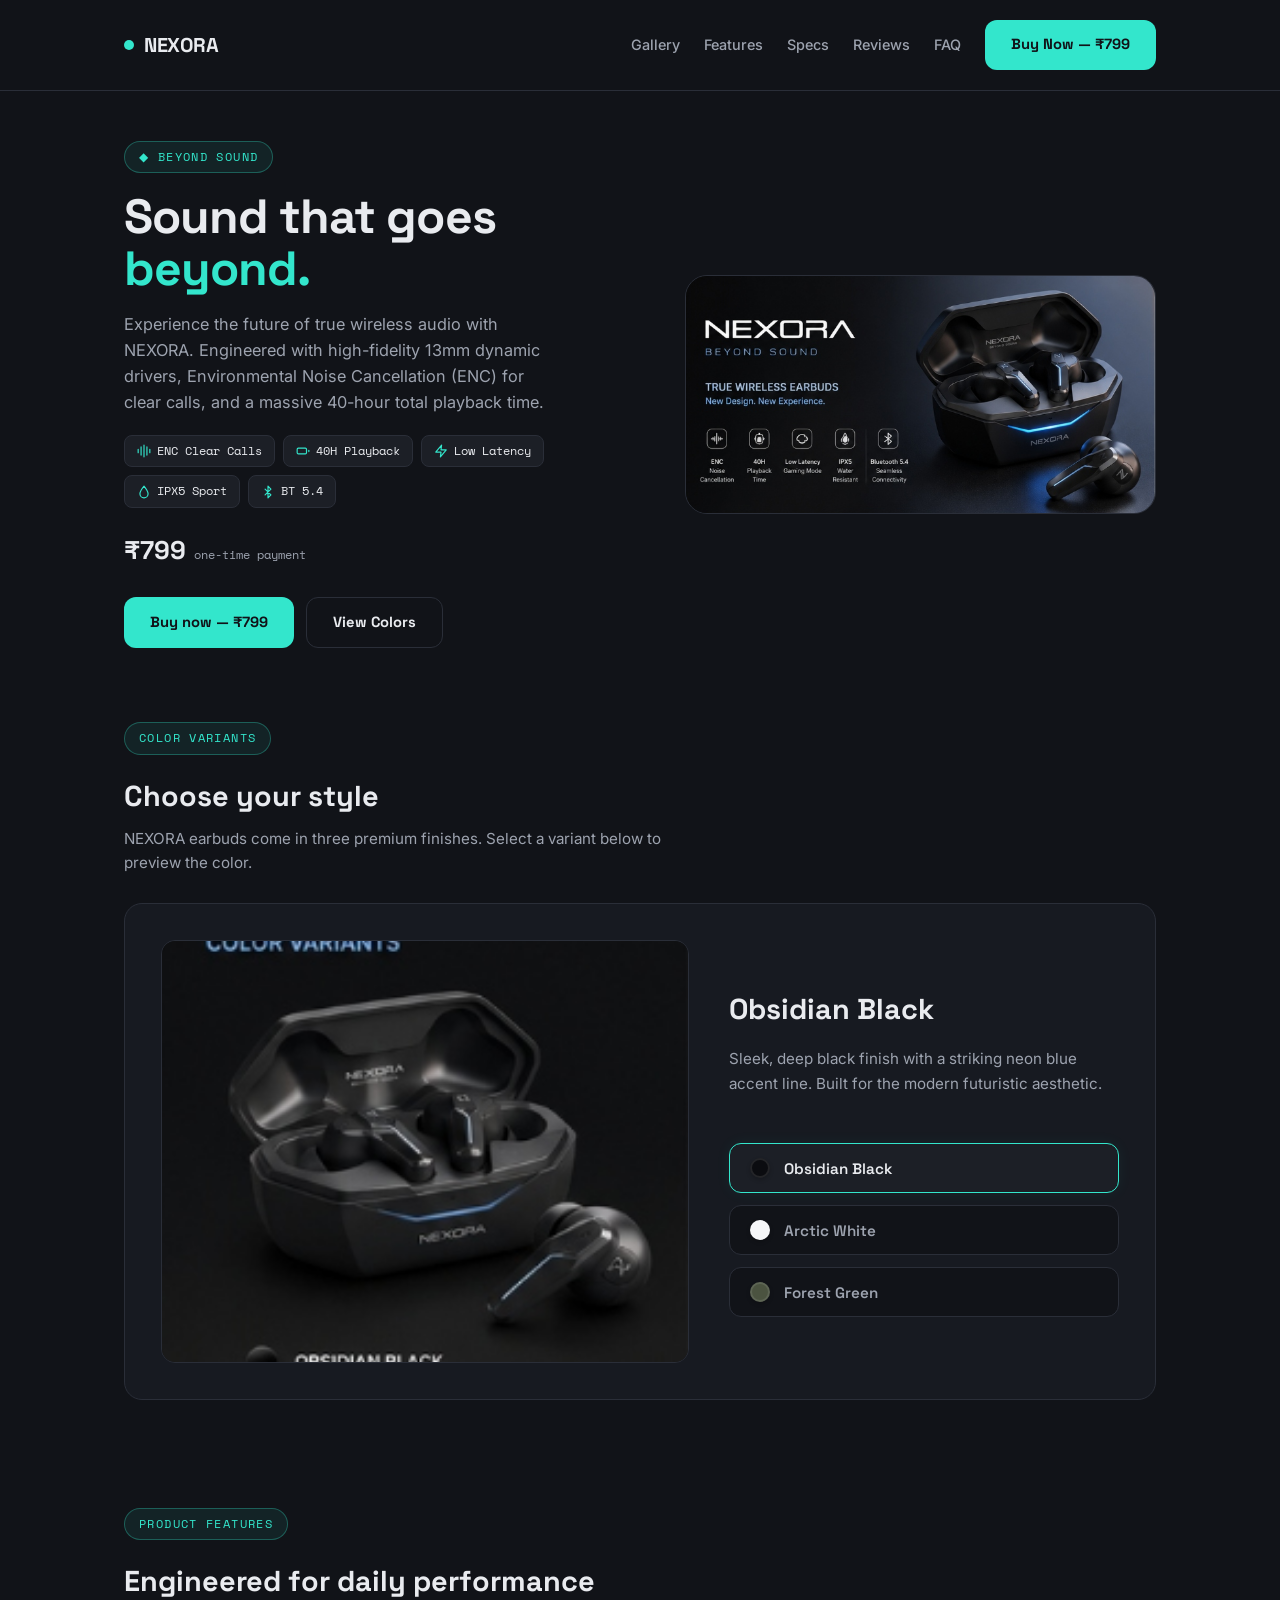
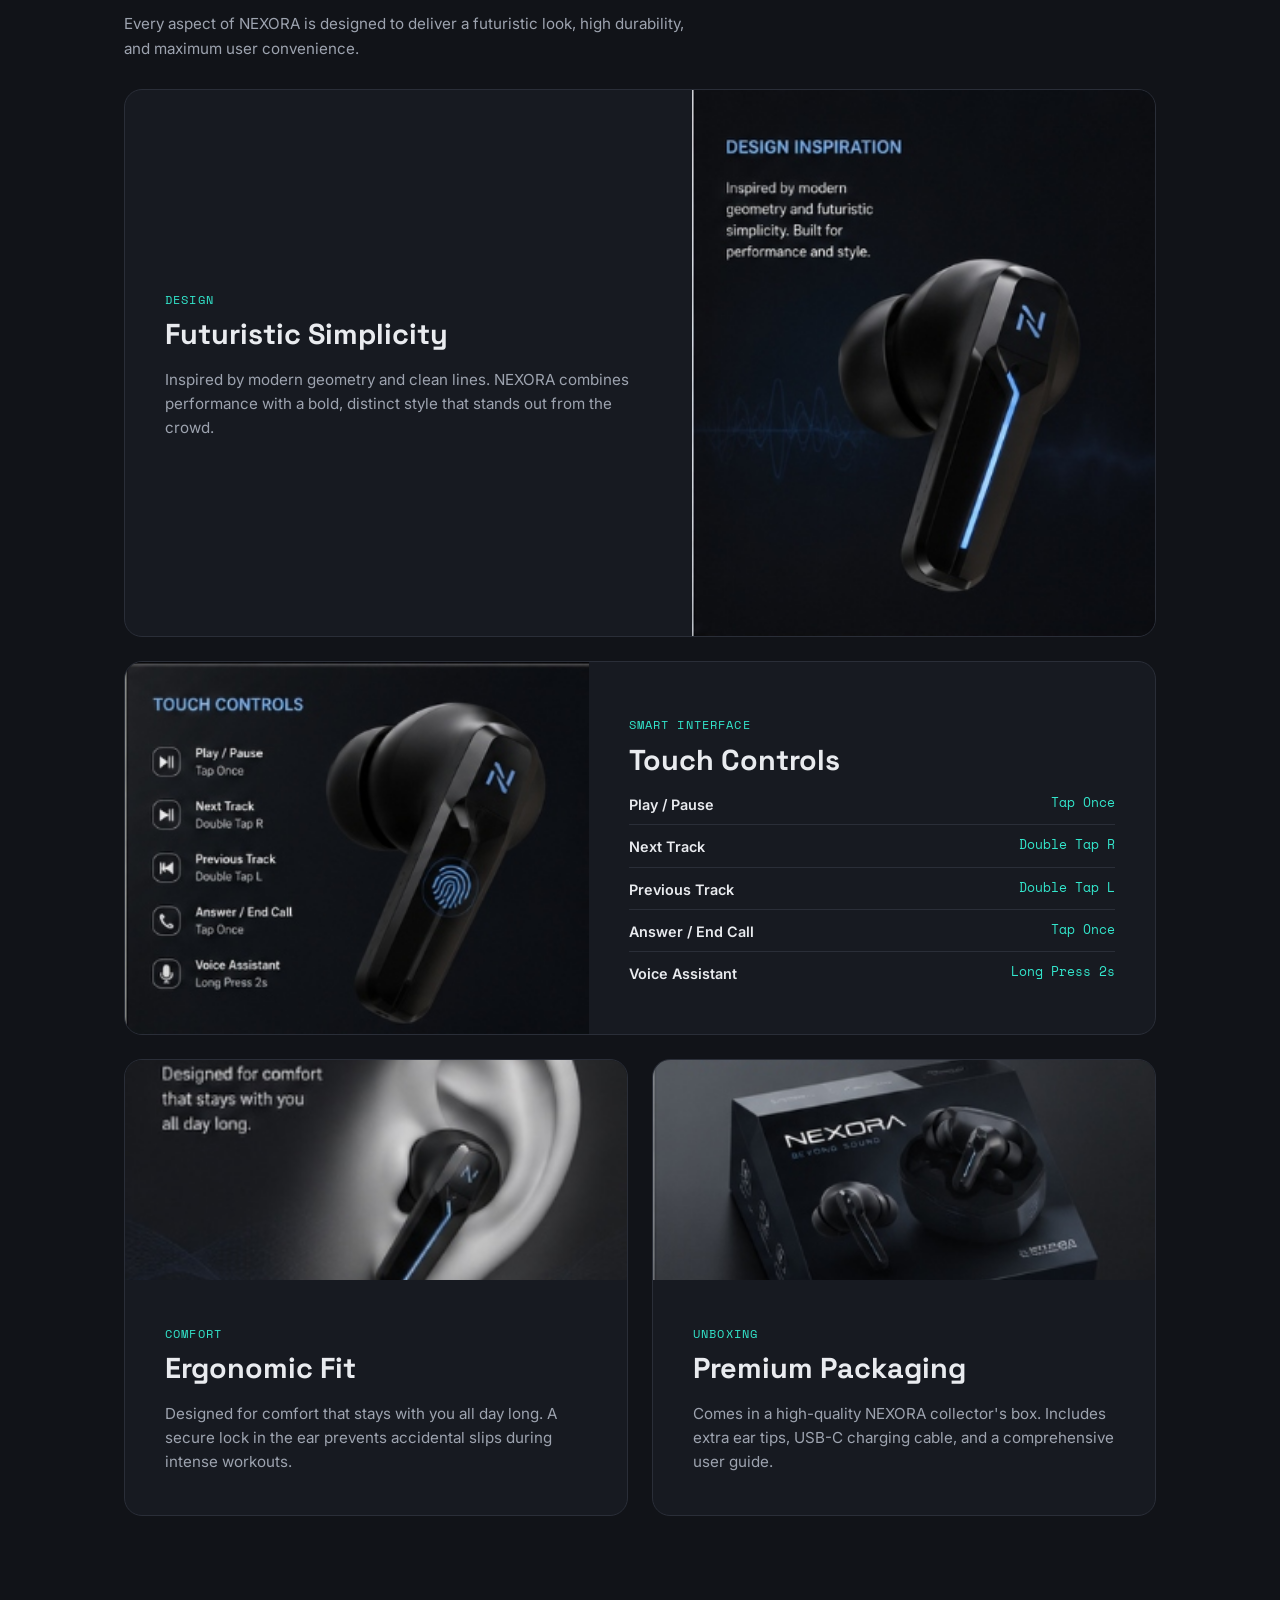
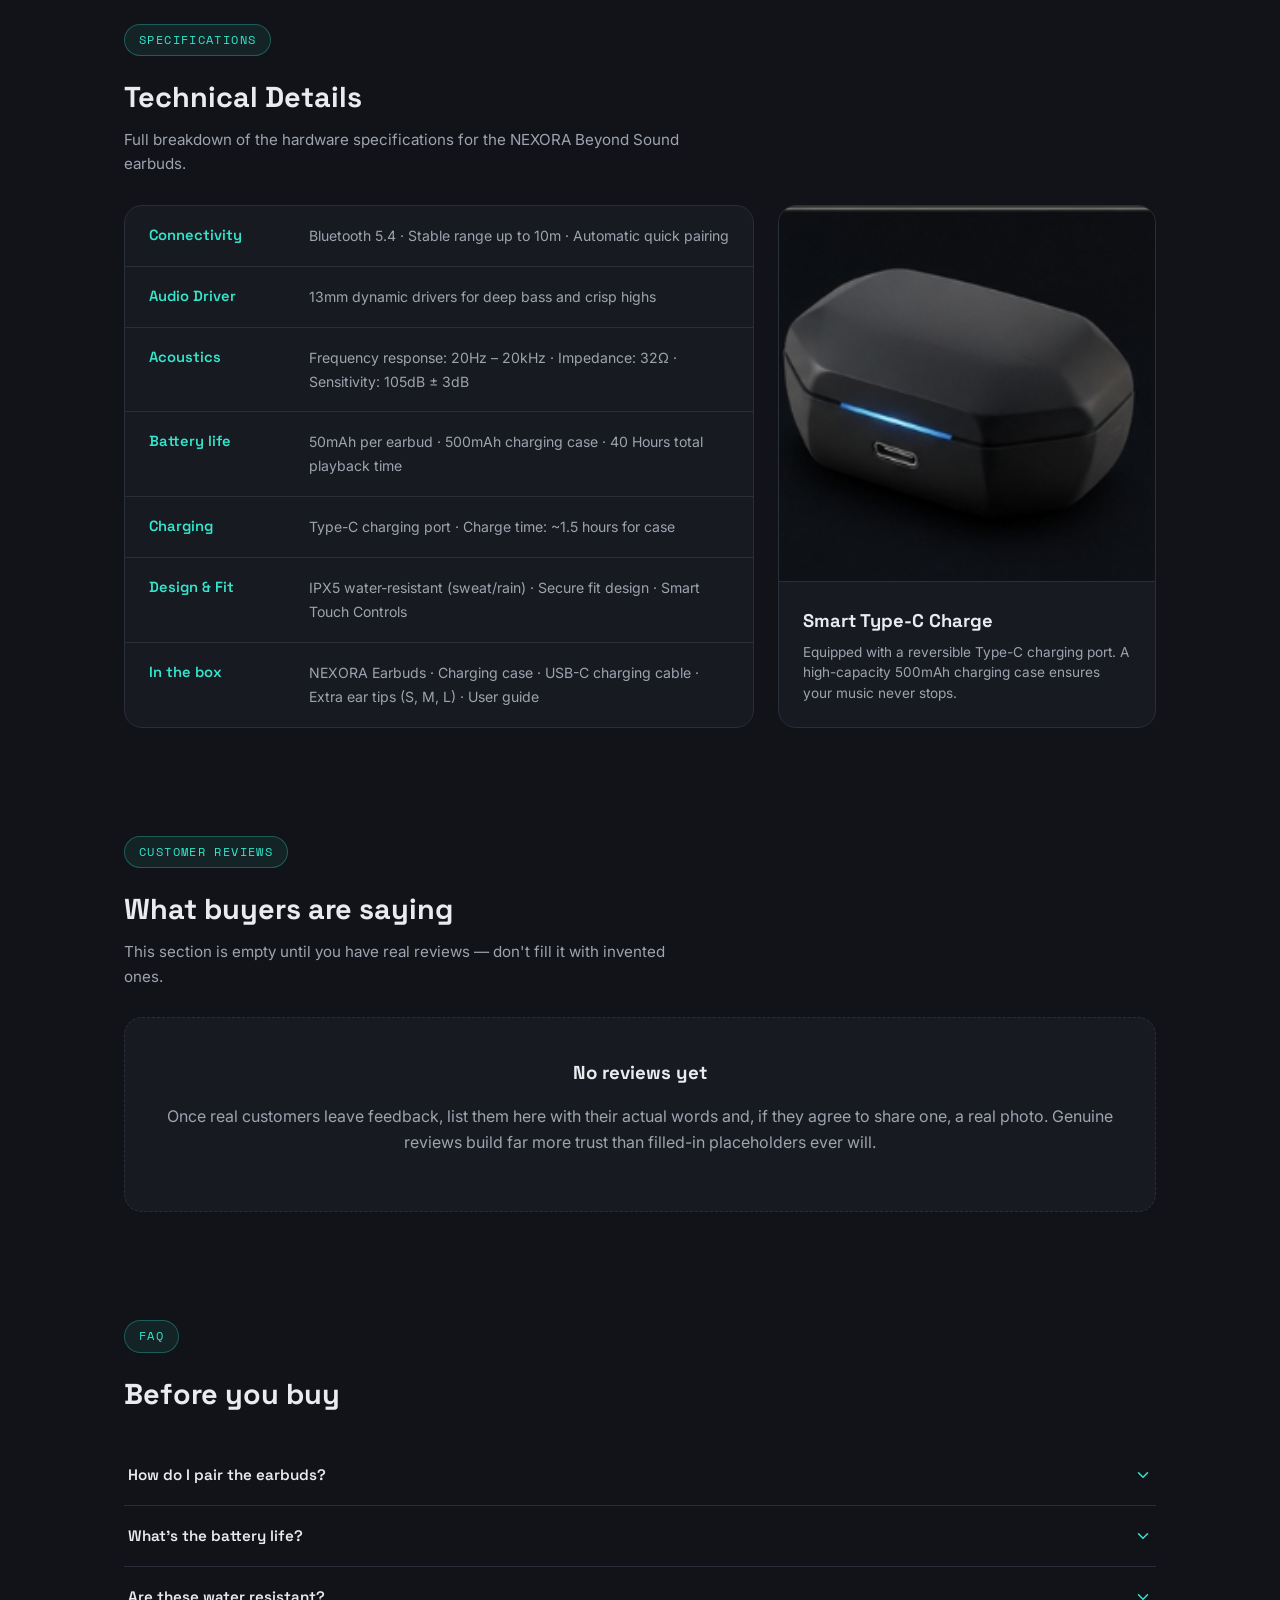
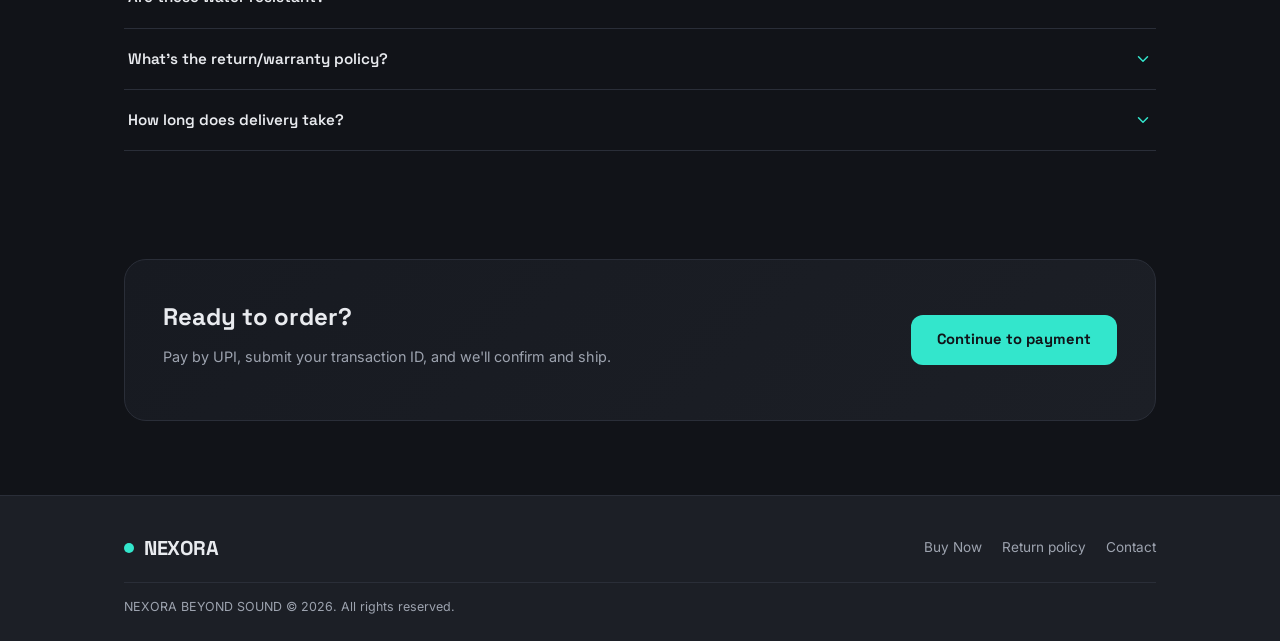
<file: index.html>
<!DOCTYPE html>
<html lang="en">
<head>
<meta charset="UTF-8">
<meta name="viewport" content="width=device-width, initial-scale=1.0">
<title>NEXORA — Beyond Sound Wireless Earbuds</title>
<link rel="preconnect" href="https://fonts.googleapis.com">
<link href="https://fonts.googleapis.com/css2?family=Space+Grotesk:wght@500;600;700&family=Inter:wght@400;500;600;700&family=Space+Mono:wght@400;700&display=swap" rel="stylesheet">
<link rel="stylesheet" href="styles.css">
<style>
  .hero{padding:50px 0 20px;}
  .hero-grid{display:grid;grid-template-columns:1.05fr 0.95fr;gap:40px;align-items:center;}
  .hero h1{font-size:clamp(2.1rem,4.4vw,3rem);line-height:1.08;letter-spacing:-0.02em;}
  .hero h1 span{color:var(--cyan);}
  .hero p.lede{color:var(--text-soft);font-size:1.02rem;max-width:440px;margin-top:16px;}
  .hero-actions{display:flex;gap:12px;margin-top:26px;flex-wrap:wrap;}
  .price-tag{display:inline-flex;align-items:baseline;gap:8px;margin-top:22px;}
  .price-tag .amt{font-family:'Space Grotesk',sans-serif;font-weight:700;font-size:1.6rem;color:var(--text);}
  .price-tag .note{font-family:'Space Mono',monospace;font-size:0.76rem;color:var(--text-soft);}
  .hero-cover{border-radius:22px;overflow:hidden;border:1px solid var(--line);}
  .hero-cover img{width:100%;height:100%;object-fit:cover;}

  section{padding:54px 0;}
  .section-head{max-width:560px;margin-bottom:28px;}
  .section-head h2{font-size:1.8rem;}
  .section-head p{color:var(--text-soft);margin-top:8px;font-size:0.95rem;}

  .gallery-grid{display:grid;grid-template-columns:repeat(3,1fr);gap:16px;}
  .gallery-item{border-radius:14px;overflow:hidden;border:1px solid var(--line);background:var(--card);}
  .gallery-item img{width:100%;aspect-ratio:4/3;object-fit:cover;display:block;}
  .gallery-cap{padding:10px 12px;font-size:0.82rem;color:var(--text-soft);font-weight:500;}

  .specs-grid{display:grid;grid-template-columns:repeat(auto-fit,minmax(220px,1fr));gap:16px;}
  .spec-card{background:var(--card);border:1px solid var(--line);border-radius:var(--radius);padding:20px;}
  .spec-card .num{font-family:'Space Mono',monospace;color:var(--cyan);font-size:0.78rem;}
  .spec-card h3{font-size:1rem;margin-top:6px;margin-bottom:6px;}
  .spec-card p{color:var(--text-soft);font-size:0.87rem;margin:0;}

  .cta-band{
    background:linear-gradient(135deg, var(--card), var(--ink-soft));border:1px solid var(--line);border-radius:22px;padding:38px;
    display:flex;justify-content:space-between;align-items:center;gap:20px;flex-wrap:wrap;
  }
  .cta-band h2{font-size:1.5rem;}
  .cta-band p{color:var(--text-soft);font-size:0.9rem;margin-top:8px;}

  @media (max-width:820px){
    .hero-grid{grid-template-columns:1fr;}
    .gallery-grid{grid-template-columns:repeat(2,1fr);}
  }
  @media (max-width:520px){
    .gallery-grid{grid-template-columns:1fr;}
  }
</style>
</head>
<body>



<svg width="0" height="0" style="position:absolute">
<defs>
  <symbol id="i-earbud" viewBox="0 0 24 24" fill="none" stroke="currentColor" stroke-width="1.8" stroke-linecap="round" stroke-linejoin="round">
    <circle cx="12" cy="9" r="5"/><path d="M12 14v4a2 2 0 0 0 4 0"/>
  </symbol>
  <symbol id="i-check" viewBox="0 0 24 24" fill="none" stroke="currentColor" stroke-width="2.4" stroke-linecap="round" stroke-linejoin="round"><path d="M5 12l5 5L19 8"/></symbol>
  <symbol id="i-enc" viewBox="0 0 24 24" fill="none" stroke="currentColor" stroke-width="2" stroke-linecap="round"><path d="M12 2v20M17 5v14M22 9v6M7 5v14M2 9v6"/></symbol>
  <symbol id="i-battery" viewBox="0 0 24 24" fill="none" stroke="currentColor" stroke-width="2" stroke-linecap="round" stroke-linejoin="round"><rect x="2" y="7" width="16" height="10" rx="2" ry="2"/><path d="M22 11v2"/></symbol>
  <symbol id="i-gamepad" viewBox="0 0 24 24" fill="none" stroke="currentColor" stroke-width="2" stroke-linecap="round" stroke-linejoin="round"><path d="M13 2L3 14h9l-1 8 10-12h-9l1-8z"/></symbol>
  <symbol id="i-water" viewBox="0 0 24 24" fill="none" stroke="currentColor" stroke-width="2" stroke-linejoin="round"><path d="M12 22a7 7 0 0 0 7-7c0-4.3-7-13-7-13S5 10.7 5 15a7 7 0 0 0 7 7z"/></symbol>
  <symbol id="i-bluetooth" viewBox="0 0 24 24" fill="none" stroke="currentColor" stroke-width="2" stroke-linecap="round" stroke-linejoin="round"><path d="M7 7l10 10-5 5V2l5 5L7 17"/></symbol>
</defs>
</svg>

<header>
  <div class="wrap nav-row">
    <div class="logo"><span class="dot"></span>NEXORA</div>
    <nav class="links">
      <a href="#gallery">Gallery</a>
      <a href="#features">Features</a>
      <a href="#specs">Specs</a>
      <a href="#reviews">Reviews</a>
      <a href="#faq">FAQ</a>
      <a href="payment.html" class="btn btn-primary">Buy Now — ₹799</a>
    </nav>
  </div>
</header>

<section class="hero">
  <div class="wrap hero-grid">
    <div>
      <span class="eyebrow">◆ BEYOND SOUND</span>
      <h1>Sound that goes <span>beyond.</span></h1>
      <p class="lede">Experience the future of true wireless audio with NEXORA. Engineered with high-fidelity 13mm dynamic drivers, Environmental Noise Cancellation (ENC) for clear calls, and a massive 40-hour total playback time.</p>
      
      <div class="hero-badges">
        <span class="h-badge"><svg><use href="#i-enc"/></svg> ENC Clear Calls</span>
        <span class="h-badge"><svg><use href="#i-battery"/></svg> 40H Playback</span>
        <span class="h-badge"><svg><use href="#i-gamepad"/></svg> Low Latency</span>
        <span class="h-badge"><svg><use href="#i-water"/></svg> IPX5 Sport</span>
        <span class="h-badge"><svg><use href="#i-bluetooth"/></svg> BT 5.4</span>
      </div>

      <div class="price-tag">
        <span class="amt">₹799</span>
        <span class="note mono">one-time payment</span>
      </div>
      <div class="hero-actions">
        <a href="payment.html" class="btn btn-primary">Buy now — ₹799</a>
        <a href="#gallery" class="btn btn-ghost">View Colors</a>
      </div>
    </div>
    <div class="hero-cover">
      <img src="assets/hero-cover.png" alt="NEXORA True Wireless Earbuds">
    </div>
  </div>
</section>

<div class="wrap">
  <section id="gallery">
    <div class="section-head">
      <span class="eyebrow">Color Variants</span>
      <h2>Choose your style</h2>
      <p>NEXORA earbuds come in three premium finishes. Select a variant below to preview the color.</p>
    </div>
    <div class="color-variants-grid">
      <div class="color-preview-container">
        <img id="variant-image" src="assets/color-black.png" alt="Obsidian Black">
      </div>
      <div class="color-details">
        <h3 id="variant-name">Obsidian Black</h3>
        <p id="variant-desc" class="variant-desc">Sleek, deep black finish with a striking neon blue accent line. Built for the modern futuristic aesthetic.</p>
        
        <div class="color-selector">
          <button class="color-swatch active" style="--swatch-color: #0b0c10;" onclick="changeVariant('black', 'Obsidian Black', 'Sleek, deep black finish with a striking neon blue accent line. Built for the modern futuristic aesthetic.', 'assets/color-black.png', this)">
            <span class="swatch-dot"></span>
            Obsidian Black
          </button>
          <button class="color-swatch" style="--swatch-color: #f5f6f8;" onclick="changeVariant('white', 'Arctic White', 'Clean, minimalist matte white with a bright neon blue indicator. Futuristic simplicity at its finest.', 'assets/color-white.png', this)">
            <span class="swatch-dot"></span>
            Arctic White
          </button>
          <button class="color-swatch" style="--swatch-color: #4b5340;" onclick="changeVariant('green', 'Forest Green', 'Rich, earthy olive green with a cyan-blue light ring. Tactical, rugged, and sophisticated.', 'assets/color-green.png', this)">
            <span class="swatch-dot"></span>
            Forest Green
          </button>
        </div>
      </div>
    </div>
  </section>

  <section id="features">
    <div class="section-head">
      <span class="eyebrow">Product Features</span>
      <h2>Engineered for daily performance</h2>
      <p>Every aspect of NEXORA is designed to deliver a futuristic look, high durability, and maximum user convenience.</p>
    </div>
    
    <div class="features-custom-layout">
      <!-- Row 1: Design Inspiration -->
      <div class="custom-feat-card hover-lift">
        <div class="cf-text">
          <span class="cf-eyebrow">Design</span>
          <h3>Futuristic Simplicity</h3>
          <p>Inspired by modern geometry and clean lines. NEXORA combines performance with a bold, distinct style that stands out from the crowd.</p>
        </div>
        <div class="cf-img">
          <img src="assets/design-inspiration.png" alt="Design Inspiration">
        </div>
      </div>

      <!-- Row 2: Touch Controls -->
      <div class="custom-feat-card hover-lift reverse">
        <div class="cf-text">
          <span class="cf-eyebrow">Smart Interface</span>
          <h3>Touch Controls</h3>
          <ul class="touch-list">
            <li><span class="action">Play / Pause</span> <span class="gesture">Tap Once</span></li>
            <li><span class="action">Next Track</span> <span class="gesture">Double Tap R</span></li>
            <li><span class="action">Previous Track</span> <span class="gesture">Double Tap L</span></li>
            <li><span class="action">Answer / End Call</span> <span class="gesture">Tap Once</span></li>
            <li><span class="action">Voice Assistant</span> <span class="gesture">Long Press 2s</span></li>
          </ul>
        </div>
        <div class="cf-img">
          <img src="assets/touch-controls.png" alt="Touch Controls">
        </div>
      </div>

      <!-- Row 3: Two Columns (Ergonomic Fit & Premium Packaging) -->
      <div class="features-dual-grid">
        <div class="custom-feat-card vertical hover-lift">
          <div class="cf-img height-fixed">
            <img src="assets/ergonomic-fit.png" alt="Ergonomic Fit">
          </div>
          <div class="cf-text">
            <span class="cf-eyebrow">Comfort</span>
            <h3>Ergonomic Fit</h3>
            <p>Designed for comfort that stays with you all day long. A secure lock in the ear prevents accidental slips during intense workouts.</p>
          </div>
        </div>

        <div class="custom-feat-card vertical hover-lift">
          <div class="cf-img height-fixed">
            <img src="assets/premium-packaging.png" alt="Premium Packaging">
          </div>
          <div class="cf-text">
            <span class="cf-eyebrow">Unboxing</span>
            <h3>Premium Packaging</h3>
            <p>Comes in a high-quality NEXORA collector's box. Includes extra ear tips, USB-C charging cable, and a comprehensive user guide.</p>
          </div>
        </div>
      </div>
    </div>
  </section>

  <section id="specs">
    <div class="section-head">
      <span class="eyebrow">Specifications</span>
      <h2>Technical Details</h2>
      <p>Full breakdown of the hardware specifications for the NEXORA Beyond Sound earbuds.</p>
    </div>
    
    <div class="specs-layout-grid">
      <div class="specs-table-container">
        <div class="specs-table">
          <div class="specs-row"><div class="label">Connectivity</div><div class="value">Bluetooth 5.4 · Stable range up to 10m · Automatic quick pairing</div></div>
          <div class="specs-row"><div class="label">Audio Driver</div><div class="value">13mm dynamic drivers for deep bass and crisp highs</div></div>
          <div class="specs-row"><div class="label">Acoustics</div><div class="value">Frequency response: 20Hz – 20kHz · Impedance: 32Ω · Sensitivity: 105dB ± 3dB</div></div>
          <div class="specs-row"><div class="label">Battery life</div><div class="value">50mAh per earbud · 500mAh charging case · 40 Hours total playback time</div></div>
          <div class="specs-row"><div class="label">Charging</div><div class="value">Type-C charging port · Charge time: ~1.5 hours for case</div></div>
          <div class="specs-row"><div class="label">Design &amp; Fit</div><div class="value">IPX5 water-resistant (sweat/rain) · Secure fit design · Smart Touch Controls</div></div>
          <div class="specs-row"><div class="label">In the box</div><div class="value">NEXORA Earbuds · Charging case · USB-C charging cable · Extra ear tips (S, M, L) · User guide</div></div>
        </div>
      </div>
      <div class="specs-visual-card hover-lift">
        <img src="assets/specs-case.png" alt="NEXORA Charging Case USB-C Port">
        <div class="visual-note">
          <h4>Smart Type-C Charge</h4>
          <p>Equipped with a reversible Type-C charging port. A high-capacity 500mAh charging case ensures your music never stops.</p>
        </div>
      </div>
    </div>
  </section>

  <section id="reviews">
    <div class="section-head">
      <span class="eyebrow">Customer reviews</span>
      <h2>What buyers are saying</h2>
      <p>This section is empty until you have real reviews — don't fill it with invented ones.</p>
    </div>
    <div class="reviews-empty">
      <h3>No reviews yet</h3>
      <p>Once real customers leave feedback, list them here with their actual words and, if they agree to share one, a real photo. Genuine reviews build far more trust than filled-in placeholders ever will.</p>
    </div>
  </section>

  <section id="faq">
    <div class="section-head">
      <span class="eyebrow">FAQ</span>
      <h2>Before you buy</h2>
    </div>
    <div id="faqList">
      <div class="faq-item">
        <div class="faq-q">How do I pair the earbuds?<svg fill="none" stroke="currentColor" viewBox="0 0 24 24"><path d="M6 9l6 6 6-6" stroke-width="2" stroke-linecap="round" stroke-linejoin="round"/></svg></div>
        <div class="faq-a">[Real pairing steps — open case, hold button, select from Bluetooth list, etc.]</div>
      </div>
      <div class="faq-item">
        <div class="faq-q">What's the battery life?<svg fill="none" stroke="currentColor" viewBox="0 0 24 24"><path d="M6 9l6 6 6-6" stroke-width="2" stroke-linecap="round" stroke-linejoin="round"/></svg></div>
        <div class="faq-a">[Real playback time per charge and total with the case.]</div>
      </div>
      <div class="faq-item">
        <div class="faq-q">Are these water resistant?<svg fill="none" stroke="currentColor" viewBox="0 0 24 24"><path d="M6 9l6 6 6-6" stroke-width="2" stroke-linecap="round" stroke-linejoin="round"/></svg></div>
        <div class="faq-a">[State your real IPX rating, or say if they're not rated for water exposure.]</div>
      </div>
      <div class="faq-item">
        <div class="faq-q">What's the return/warranty policy?<svg fill="none" stroke="currentColor" viewBox="0 0 24 24"><path d="M6 9l6 6 6-6" stroke-width="2" stroke-linecap="round" stroke-linejoin="round"/></svg></div>
        <div class="faq-a">[State your actual return window and warranty terms clearly.]</div>
      </div>
      <div class="faq-item">
        <div class="faq-q">How long does delivery take?<svg fill="none" stroke="currentColor" viewBox="0 0 24 24"><path d="M6 9l6 6 6-6" stroke-width="2" stroke-linecap="round" stroke-linejoin="round"/></svg></div>
        <div class="faq-a">[Real delivery timeframe based on how you actually ship.]</div>
      </div>
    </div>
  </section>

  <section>
    <div class="cta-band">
      <div>
        <h2>Ready to order?</h2>
        <p>Pay by UPI, submit your transaction ID, and we'll confirm and ship.</p>
      </div>
      <a href="payment.html" class="btn btn-primary">Continue to payment</a>
    </div>
  </section>
</div>

<footer>
  <div class="wrap">
    <div class="foot-row">
      <div class="logo"><span class="dot"></span>NEXORA</div>
      <div class="foot-links">
        <a href="payment.html">Buy Now</a>
        <a href="#">Return policy</a>
        <a href="#">Contact</a>
      </div>
    </div>
    <div class="foot-bottom">NEXORA BEYOND SOUND &copy; 2026. All rights reserved.</div>
  </div>
</footer>

<script>
document.querySelectorAll('.faq-q').forEach(q=>{
  q.addEventListener('click', ()=>{
    q.parentElement.classList.toggle('open');
  });
});

function changeVariant(colorId, colorName, descText, imgSrc, btnElement) {
  const img = document.getElementById('variant-image');
  img.style.opacity = 0;
  
  setTimeout(() => {
    img.src = imgSrc;
    img.alt = colorName;
    img.style.opacity = 1;
  }, 200);

  document.getElementById('variant-name').textContent = colorName;
  document.getElementById('variant-desc').textContent = descText;

  document.querySelectorAll('.color-swatch').forEach(btn => {
    btn.classList.remove('active');
  });
  btnElement.classList.add('active');
}
</script>
</body>
</html>
</file>
<file: styles.css>
:root{
  --ink: #111318;
  --ink-soft: #1C1F26;
  --paper: #F5F6F8;
  --text: #E9EBEF;
  --text-soft: #9DA3AF;
  --cyan: #33E6CC;
  --coral: #FF6B5D;
  --line: #2A2E38;
  --card: #171A21;
  --radius: 18px;
}
*{box-sizing:border-box;}
body{margin:0;background:var(--ink);color:var(--text);font-family:'Inter',sans-serif;line-height:1.6;}
h1,h2,h3,.display{font-family:'Space Grotesk',sans-serif;color:var(--text);margin:0;}
.mono{font-family:'Space Mono',monospace;}
.wrap{max-width:1080px;margin:0 auto;padding:0 24px;}
img,svg{display:block;}
a{color:inherit;text-decoration:none;}

.placeholder-banner{
  background:var(--cyan);color:var(--ink);text-align:center;font-family:'Space Mono',monospace;
  font-size:0.76rem;padding:9px 16px;letter-spacing:0.02em;font-weight:700;
}

header{padding:20px 0;border-bottom:1px solid var(--line);}
.nav-row{display:flex;justify-content:space-between;align-items:center;}
.logo{display:flex;align-items:center;gap:10px;font-family:'Space Grotesk',sans-serif;font-weight:700;font-size:1.25rem;letter-spacing:-0.02em;}
.logo .dot{width:10px;height:10px;border-radius:50%;background:var(--cyan);}
nav.links{display:flex;gap:24px;font-size:0.9rem;font-weight:500;color:var(--text-soft);align-items:center;}
nav.links a:hover{color:var(--text);}

.btn{
  display:inline-flex;align-items:center;gap:8px;border:none;border-radius:12px;padding:13px 26px;
  font-weight:700;font-size:0.92rem;font-family:'Space Grotesk',sans-serif;cursor:pointer;transition:transform .15s;
}
.btn:active{transform:scale(0.97);}
.btn-primary{background:var(--cyan);color:var(--ink);}
.btn-primary:hover{background:#5FEFDB;}
.btn-ghost{background:transparent;border:1.5px solid var(--line);color:var(--text);}
.btn-ghost:hover{border-color:var(--cyan);color:var(--cyan);}

.eyebrow{
  display:inline-flex;align-items:center;gap:8px;font-family:'Space Mono',monospace;font-size:0.72rem;
  letter-spacing:0.12em;text-transform:uppercase;color:var(--cyan);background:rgba(51,230,204,0.08);
  border:1px solid rgba(51,230,204,0.3);padding:6px 14px;border-radius:999px;margin-bottom:18px;
}

/* ---------- HERO BADGES ---------- */
.hero-badges {
  display: flex;
  flex-wrap: wrap;
  gap: 8px;
  margin-top: 20px;
}
.h-badge {
  display: inline-flex;
  align-items: center;
  gap: 6px;
  font-family: 'Space Mono', monospace;
  font-size: 0.72rem;
  color: var(--text);
  background: var(--ink-soft);
  border: 1px solid var(--line);
  padding: 6px 12px;
  border-radius: 8px;
}
.h-badge svg {
  width: 14px;
  height: 14px;
  color: var(--cyan);
}

/* ---------- COLOR VARIANTS ---------- */
.color-variants-grid {
  display: grid;
  grid-template-columns: 1.15fr 0.85fr;
  gap: 40px;
  align-items: center;
  background: var(--card);
  border: 1px solid var(--line);
  border-radius: var(--radius);
  padding: 36px;
}
.color-preview-container {
  border-radius: 14px;
  overflow: hidden;
  border: 1px solid var(--line);
  background: #000;
  display: flex;
  align-items: center;
  justify-content: center;
  aspect-ratio: 1.25 / 1;
}
.color-preview-container img {
  width: 100%;
  height: 100%;
  object-fit: cover;
  transition: opacity 0.2s ease;
}
.color-details h3 {
  font-size: 1.8rem;
  margin-bottom: 12px;
}
.color-details .variant-desc {
  color: var(--text-soft);
  margin-bottom: 24px;
  font-size: 0.95rem;
  line-height: 1.6;
  min-height: 72px;
}
.color-selector {
  display: flex;
  flex-direction: column;
  gap: 12px;
}
.color-swatch {
  display: flex;
  align-items: center;
  gap: 14px;
  background: var(--ink);
  border: 1px solid var(--line);
  border-radius: 12px;
  padding: 14px 20px;
  cursor: pointer;
  font-family: 'Space Grotesk', sans-serif;
  font-size: 0.95rem;
  font-weight: 600;
  color: var(--text-soft);
  text-align: left;
  transition: all 0.2s ease;
}
.color-swatch:hover {
  border-color: var(--cyan);
  color: var(--text);
}
.color-swatch.active {
  border-color: var(--cyan);
  color: var(--text);
  background: var(--ink-soft);
  box-shadow: 0 0 15px rgba(51,230,204,0.06);
}
.swatch-dot {
  width: 20px;
  height: 20px;
  border-radius: 50%;
  background: var(--swatch-color);
  box-shadow: inset 0 0 0 2px rgba(255,255,255,0.1), 0 2px 4px rgba(0,0,0,0.2);
}

/* ---------- CUSTOM FEATURES ---------- */
.features-custom-layout {
  display: flex;
  flex-direction: column;
  gap: 24px;
}
.custom-feat-card {
  display: grid;
  grid-template-columns: 1.1fr 0.9fr;
  background: var(--card);
  border: 1px solid var(--line);
  border-radius: var(--radius);
  overflow: hidden;
  align-items: center;
}
.custom-feat-card.reverse {
  direction: rtl;
}
.custom-feat-card.reverse .cf-text {
  direction: ltr;
}
.custom-feat-card.vertical {
  display: flex;
  flex-direction: column;
  align-items: stretch;
}
.cf-text {
  padding: 40px;
}
.cf-eyebrow {
  font-family: 'Space Mono', monospace;
  font-size: 0.72rem;
  color: var(--cyan);
  text-transform: uppercase;
  letter-spacing: 0.1em;
  margin-bottom: 8px;
  display: inline-block;
}
.cf-text h3 {
  font-size: 1.8rem;
  margin-bottom: 16px;
  line-height: 1.2;
}
.cf-text p {
  color: var(--text-soft);
  font-size: 0.95rem;
  line-height: 1.6;
  margin: 0;
}
.cf-img {
  width: 100%;
  height: 100%;
  overflow: hidden;
  display: flex;
  align-items: center;
  justify-content: center;
  background: #000;
}
.cf-img img {
  width: 100%;
  height: 100%;
  object-fit: cover;
}
.height-fixed {
  height: 220px;
}
.features-dual-grid {
  display: grid;
  grid-template-columns: 1fr 1fr;
  gap: 24px;
}
.touch-list {
  list-style: none;
  padding: 0;
  margin: 0;
  display: flex;
  flex-direction: column;
  gap: 10px;
}
.touch-list li {
  display: flex;
  justify-content: space-between;
  border-bottom: 1px solid var(--line);
  padding-bottom: 8px;
  font-size: 0.9rem;
}
.touch-list li:last-child {
  border-bottom: none;
  padding-bottom: 0;
}
.touch-list .action {
  font-weight: 600;
  color: var(--text);
}
.touch-list .gesture {
  color: var(--cyan);
  font-family: 'Space Mono', monospace;
  font-size: 0.8rem;
}
.hover-lift {
  transition: transform 0.25s ease, border-color 0.25s ease, box-shadow 0.25s ease;
}
.hover-lift:hover {
  transform: translateY(-4px);
  border-color: var(--cyan);
  box-shadow: 0 8px 30px rgba(51, 230, 204, 0.05);
}

/* ---------- SPECS GRID ---------- */
.specs-layout-grid {
  display: grid;
  grid-template-columns: 1.25fr 0.75fr;
  gap: 24px;
  align-items: stretch;
}
.specs-table{background:var(--card);border:1px solid var(--line);border-radius:var(--radius);overflow:hidden;}
.specs-row{display:grid;grid-template-columns:140px 1fr;gap:20px;padding:18px 24px;border-bottom:1px solid var(--line);}
.specs-row:last-child{border-bottom:none;}
.specs-row .label{font-family:'Space Grotesk',sans-serif;font-weight:600;color:var(--cyan);font-size:0.92rem;}
.specs-row .value{color:var(--text-soft);font-size:0.88rem;line-height:1.7;}

.specs-visual-card {
  background: var(--card);
  border: 1px solid var(--line);
  border-radius: var(--radius);
  overflow: hidden;
  display: flex;
  flex-direction: column;
}
.specs-visual-card img {
  width: 100%;
  flex-grow: 1;
  object-fit: cover;
  min-height: 200px;
  background: #000;
}
.specs-visual-card .visual-note {
  padding: 24px;
  border-top: 1px solid var(--line);
}
.specs-visual-card .visual-note h4 {
  font-family: 'Space Grotesk', sans-serif;
  font-size: 1.15rem;
  color: var(--text);
  margin: 0 0 6px 0;
}
.specs-visual-card .visual-note p {
  color: var(--text-soft);
  font-size: 0.85rem;
  line-height: 1.5;
  margin: 0;
}

@media (max-width: 820px) {
  .color-variants-grid {
    grid-template-columns: 1fr;
    gap: 24px;
    padding: 20px;
  }
  .custom-feat-card {
    grid-template-columns: 1fr;
  }
  .custom-feat-card.reverse {
    direction: ltr;
  }
  .features-dual-grid {
    grid-template-columns: 1fr;
  }
  .cf-text {
    padding: 24px;
  }
  .height-fixed {
    height: 180px;
  }
  .specs-layout-grid {
    grid-template-columns: 1fr;
  }
  .specs-row {
    grid-template-columns: 1fr;
    gap: 6px;
    padding: 14px 20px;
  }
}

/* ---------- REVIEWS ---------- */
.reviews-summary{display:flex;align-items:center;gap:20px;background:var(--card);border:1px solid var(--line);border-radius:var(--radius);padding:24px;margin-bottom:20px;flex-wrap:wrap;}
.reviews-summary .big-rating{font-family:'Space Grotesk',sans-serif;font-size:2.4rem;font-weight:700;color:var(--cyan);}
.reviews-summary .stars{color:var(--cyan);letter-spacing:2px;}
.reviews-summary .count{color:var(--text-soft);font-size:0.85rem;}
.reviews-empty{background:var(--card);border:1px dashed var(--line);border-radius:var(--radius);padding:40px;text-align:center;color:var(--text-soft);}
.reviews-empty h3{color:var(--text);margin-bottom:8px;}
.reviews-grid{display:grid;grid-template-columns:repeat(3,1fr);gap:16px;}
.review-card{background:var(--card);border:1px solid var(--line);border-radius:14px;padding:18px;}
.review-card .stars{color:var(--cyan);font-size:0.85rem;letter-spacing:1px;}
.review-card h4{font-size:0.94rem;margin-top:8px;}
.review-card p{color:var(--text-soft);font-size:0.85rem;margin-top:6px;}
.review-card .who{font-size:0.78rem;color:var(--text-soft);margin-top:10px;font-family:'Space Mono',monospace;}

/* ---------- FAQ ---------- */
.faq-item{border-bottom:1px solid var(--line);padding:18px 4px;}
.faq-q{display:flex;justify-content:space-between;align-items:center;cursor:pointer;font-weight:600;font-size:0.95rem;font-family:'Space Grotesk',sans-serif;}
.faq-q svg{width:18px;height:18px;transition:transform .2s;flex:none;color:var(--cyan);}
.faq-item.open .faq-q svg{transform:rotate(180deg);}
.faq-a{max-height:0;overflow:hidden;color:var(--text-soft);font-size:0.88rem;transition:max-height .25s ease;}
.faq-item.open .faq-a{max-height:200px;padding-top:12px;}

footer{background:var(--ink-soft);padding:36px 0 24px;margin-top:20px;border-top:1px solid var(--line);}
.foot-row{display:flex;justify-content:space-between;flex-wrap:wrap;gap:16px;align-items:center;}
.foot-links{display:flex;gap:20px;font-size:0.85rem;color:var(--text-soft);flex-wrap:wrap;}
.foot-bottom{margin-top:18px;padding-top:14px;border-top:1px solid var(--line);font-size:0.78rem;color:var(--text-soft);}
</file>
